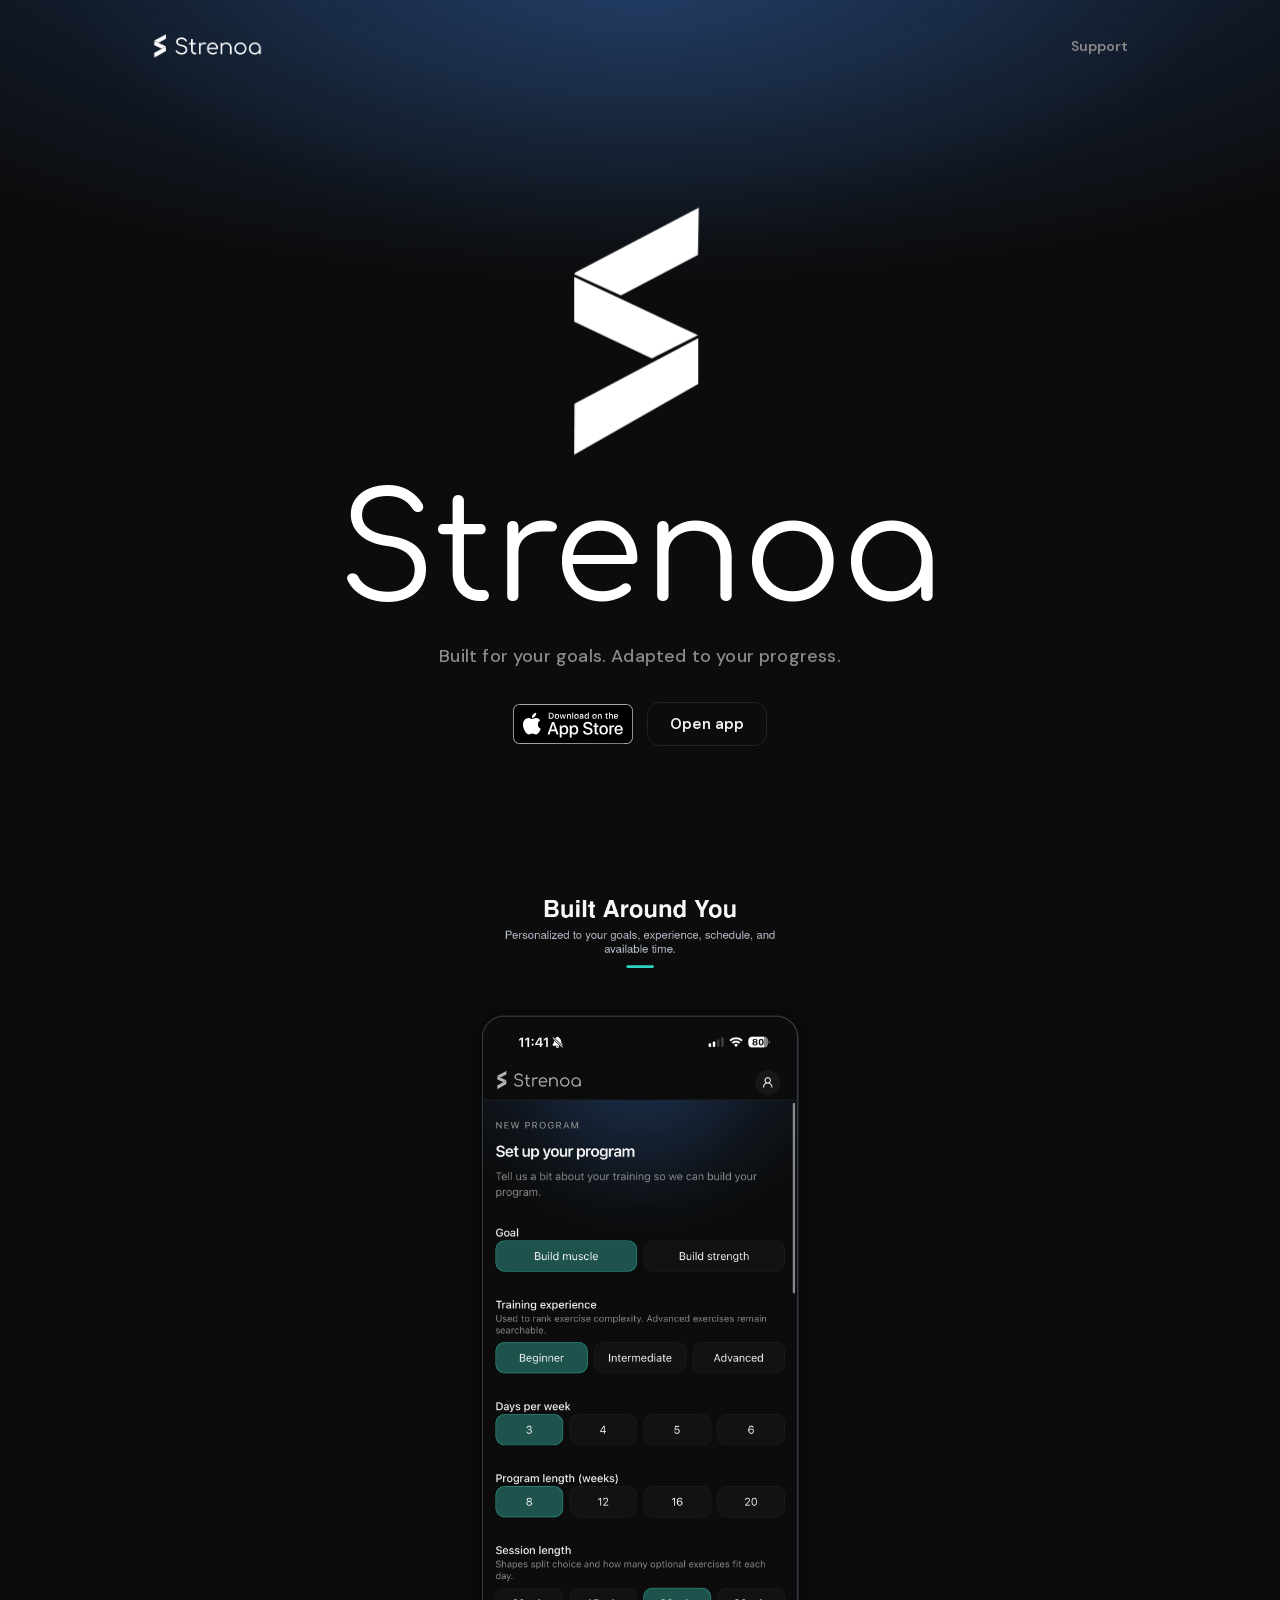
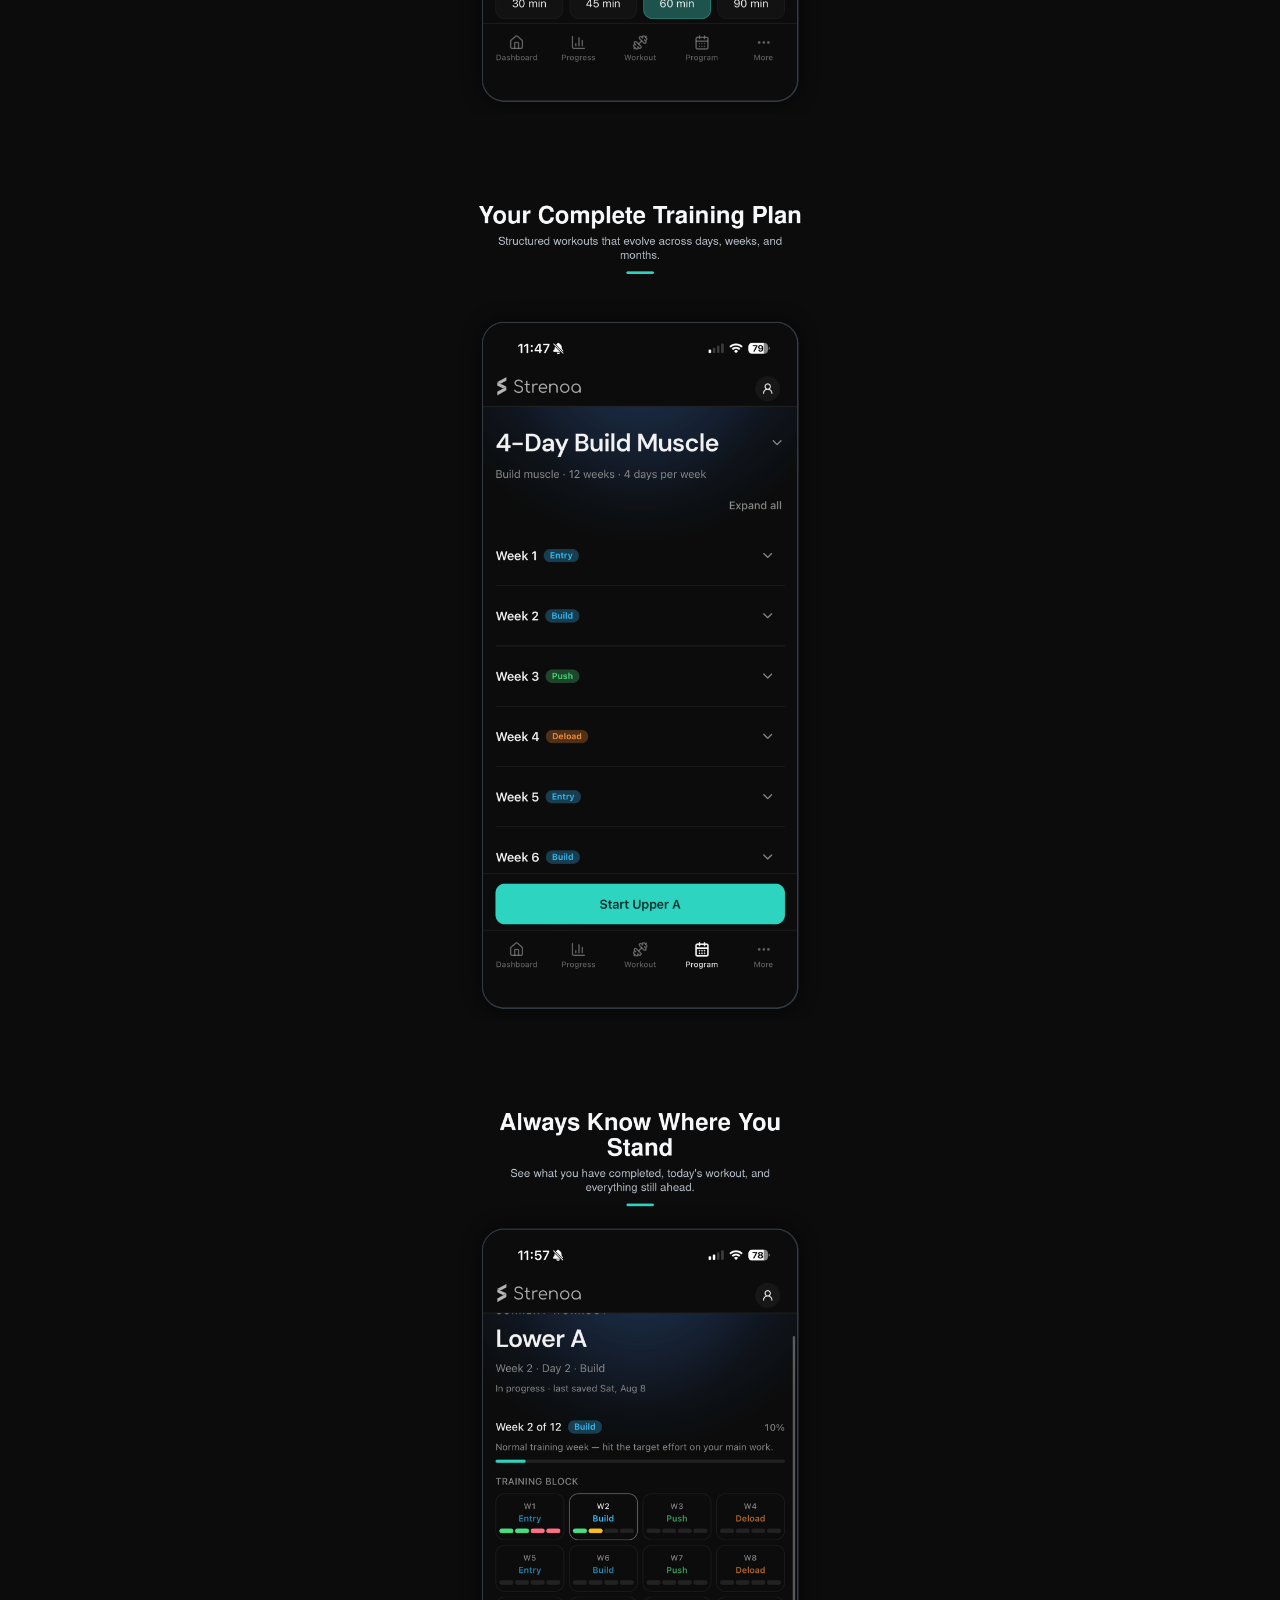
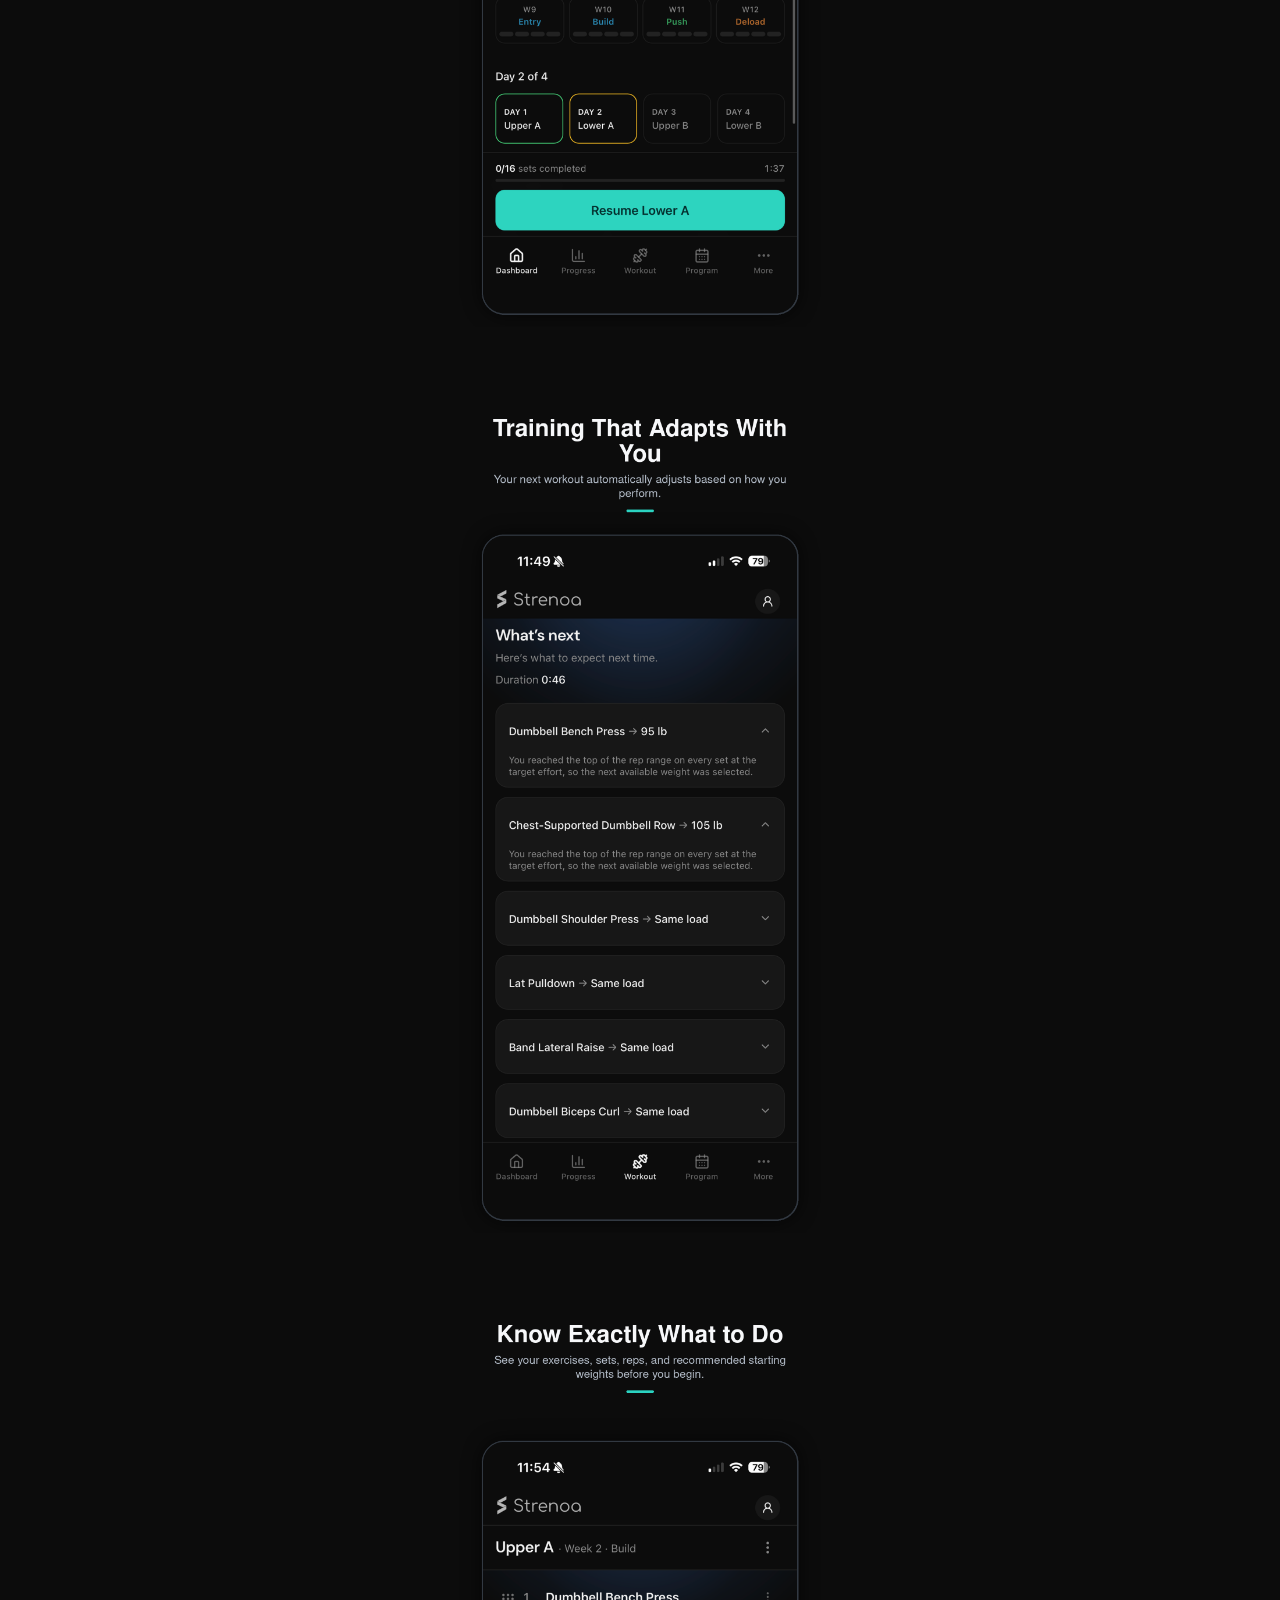
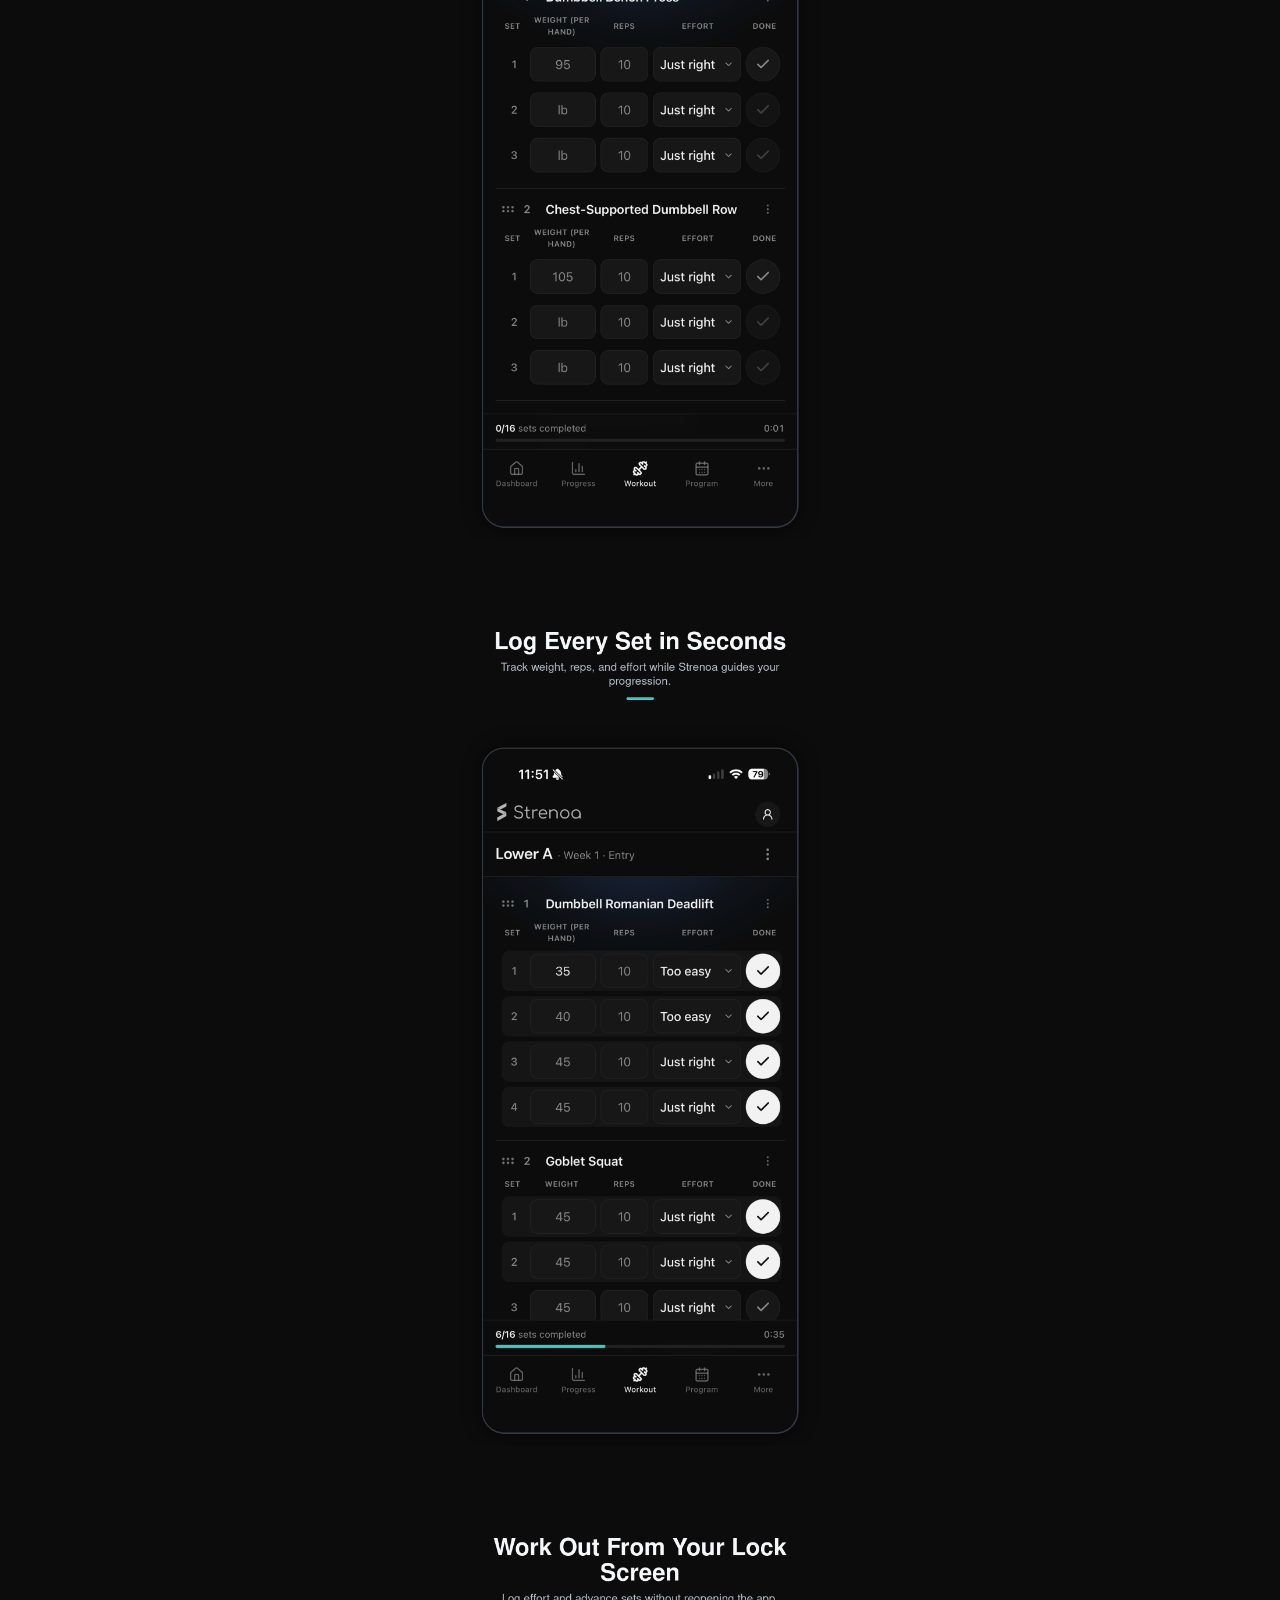
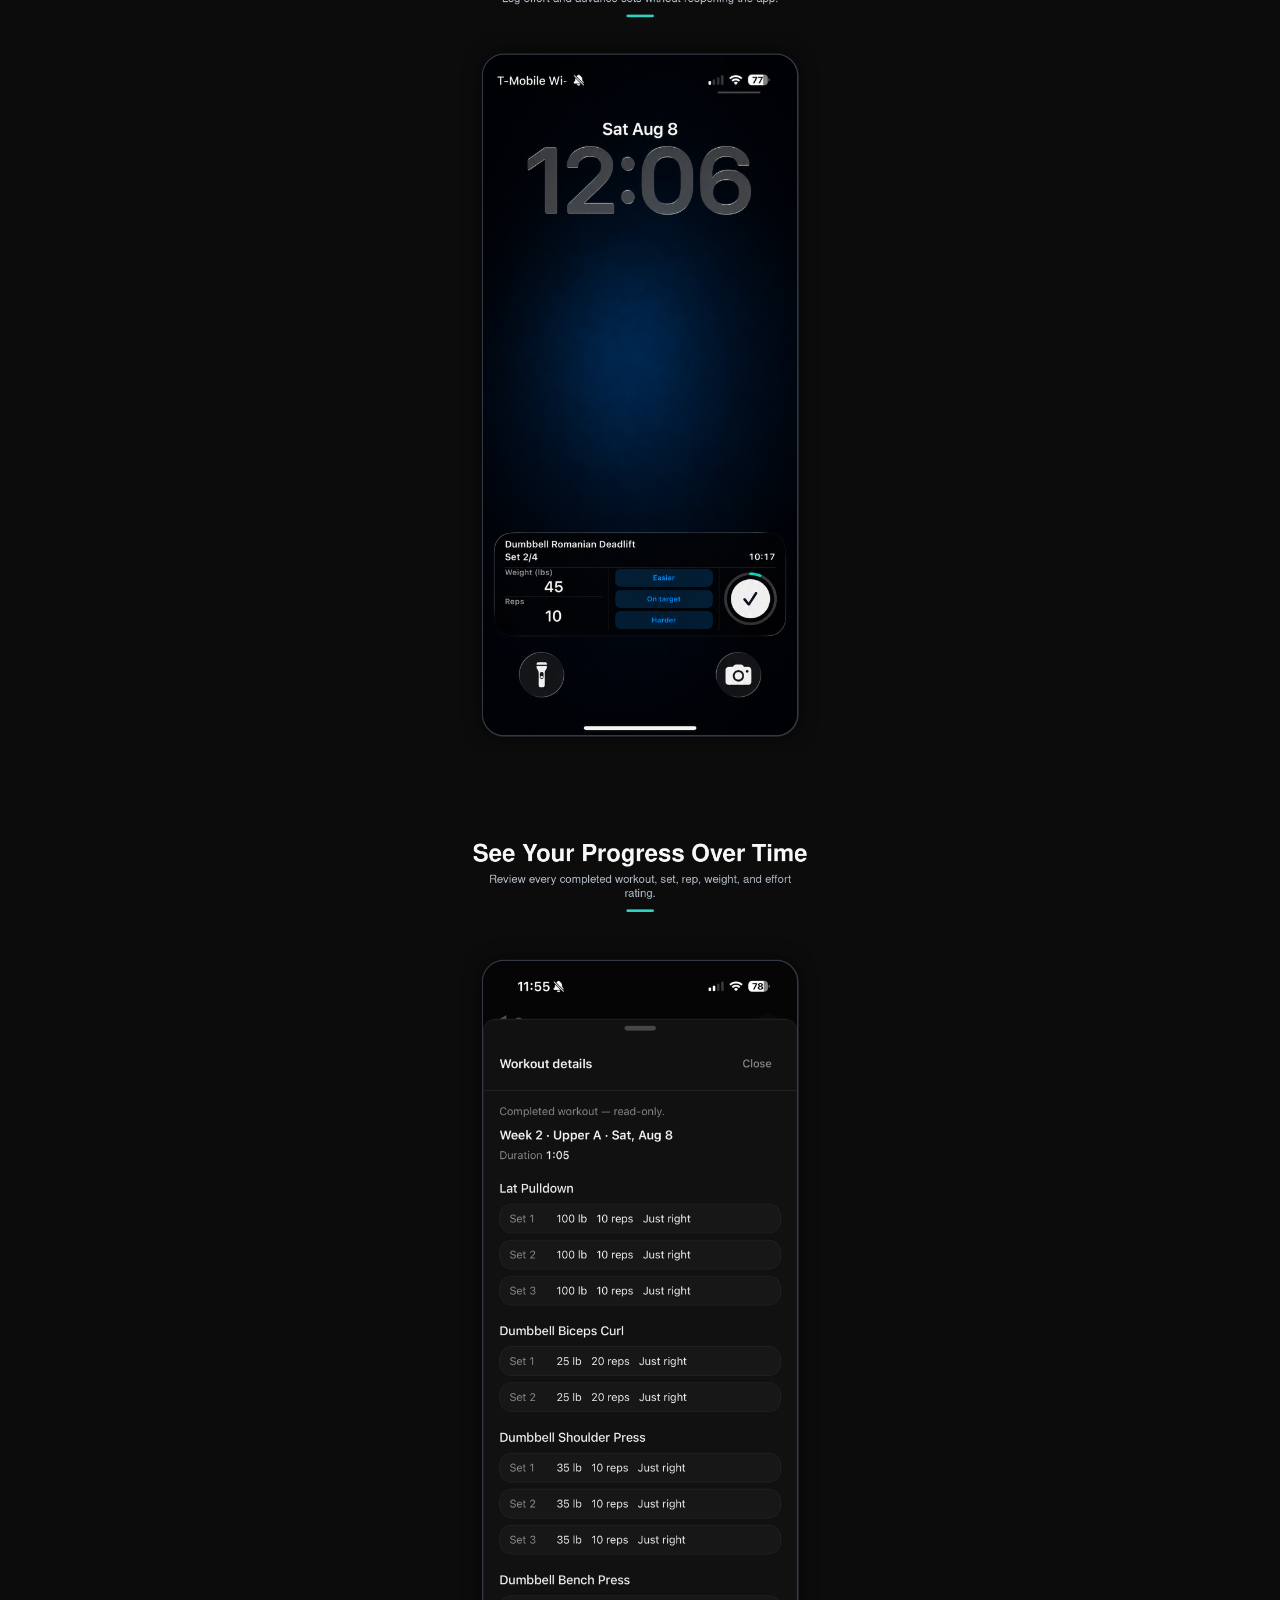
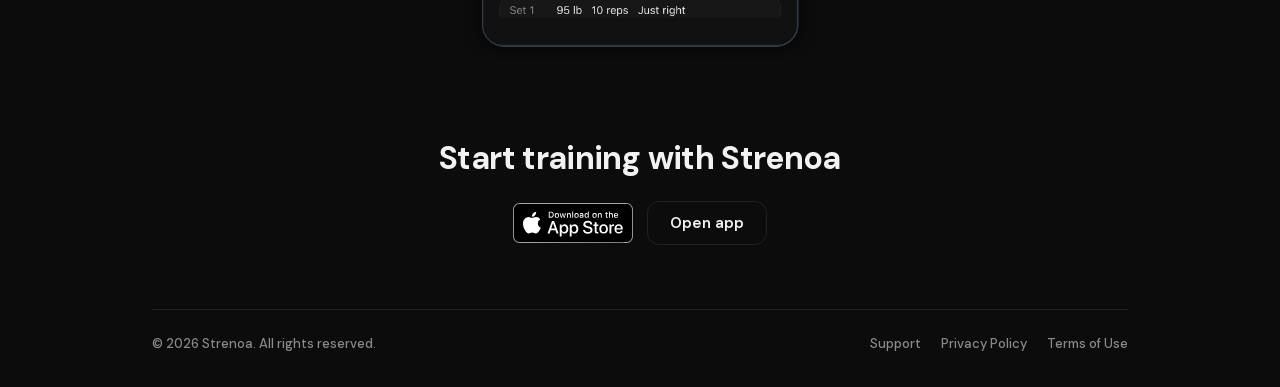
<file: index.html>
<!DOCTYPE html>
<html lang="en">
  <head>
    <meta charset="utf-8" />
    <meta name="viewport" content="width=device-width, initial-scale=1, viewport-fit=cover" />
    <title>Strenoa — Built for your goals. Adapted to your progress.</title>
    <meta
      name="description"
      content="Strenoa — Built for your goals. Adapted to your progress. Personalized training that adapts as you train."
    />
    <link rel="canonical" href="https://strenoa.com/" />

    <meta property="og:type" content="website" />
    <meta property="og:site_name" content="Strenoa" />
    <meta property="og:title" content="Strenoa — Built for your goals. Adapted to your progress." />
    <meta
      property="og:description"
      content="Strenoa — Built for your goals. Adapted to your progress. Personalized training that adapts as you train."
    />
    <meta property="og:url" content="https://strenoa.com/" />
    <meta property="og:image" content="https://strenoa.com/brand/png/primary/white/strenoa-primary-logo-white-h256.png" />
    <meta name="twitter:card" content="summary" />
    <meta name="theme-color" content="#0c0c0c" />

    <link rel="manifest" href="/brand/favicons/site.webmanifest" />
    <link rel="icon" href="/brand/favicons/favicon.ico" sizes="any" />
    <link rel="icon" href="/brand/favicons/favicon-16x16.png" type="image/png" sizes="16x16" />
    <link rel="icon" href="/brand/favicons/favicon-32x32.png" type="image/png" sizes="32x32" />
    <link rel="icon" href="/brand/favicons/favicon-48x48.png" type="image/png" sizes="48x48" />
    <link rel="apple-touch-icon" href="/brand/favicons/apple-touch-icon.png" />

    <link rel="preload" as="image" href="/brand/vector/strenoa-primary-logo-white.svg" type="image/svg+xml" />
    <link
      rel="preload"
      as="image"
      href="/brand/png/marketing/01-built-around-you-transparent.png"
    />
    <link rel="preload" as="font" href="/assets/fonts/dm-sans-latin.woff2" type="font/woff2" crossorigin />
    <link rel="stylesheet" href="/assets/css/styles.css" />
  </head>
  <body>
    <div class="glow" aria-hidden="true"></div>

    <div class="page">
      <header class="site-header">
        <a class="brand focus-ring" href="/" aria-label="Strenoa home">
          <img
            src="/brand/png/primary/white/strenoa-primary-logo-white-h256.png"
            alt="Strenoa"
            decoding="async"
          />
        </a>
        <a class="header-link focus-ring" href="https://app.strenoa.com/support">Support</a>
      </header>

      <main>
        <section class="hero">
          <div class="hero-top-spacer" aria-hidden="true"></div>
          <div class="hero-main">
            <object
              class="logo-mark"
              type="image/svg+xml"
              data="/brand/vector/strenoa-primary-logo-white.svg"
              aria-label="Strenoa"
              role="img"
            ></object>
            <p class="tagline">Built for your goals. Adapted to your progress.</p>
            <h1 class="sr-only">Strenoa</h1>
            <div class="cta-row">
              <a
                class="app-store-badge focus-ring"
                href="https://apps.apple.com/us/app/strenoa/id6795763207"
              >
                <img
                  src="/brand/badges/app-store-badge-black.svg"
                  alt="Download on the App Store"
                  width="120"
                  height="40"
                  decoding="async"
                />
              </a>
              <a class="btn btn-secondary focus-ring" href="https://app.strenoa.com">Open app</a>
            </div>
          </div>
          <div class="hero-cue-zone">
            <a class="explore-cue focus-ring" href="#features" id="explore-cue">
              Explore the app <span aria-hidden="true">↓</span>
            </a>
          </div>
        </section>

        <section class="features" id="features" aria-label="Product features">
          <figure class="feature reveal is-visible">
            <img
              src="/brand/png/marketing/01-built-around-you-transparent.png"
              width="1320"
              height="2868"
              alt="Built Around You — Personalized to your goals, experience, schedule, and available time."
              decoding="async"
            />
          </figure>
          <figure class="feature reveal">
            <img
              src="/brand/png/marketing/02-complete-training-plan-transparent.png"
              width="1320"
              height="2868"
              alt="Your Complete Training Plan — Structured workouts that evolve across days, weeks, and months."
              loading="lazy"
              decoding="async"
            />
          </figure>
          <figure class="feature reveal">
            <img
              src="/brand/png/marketing/03-always-know-where-you-stand-transparent.png"
              width="1320"
              height="2868"
              alt="Always Know Where You Stand — See what you have completed, today's workout, and everything still ahead."
              loading="lazy"
              decoding="async"
            />
          </figure>
          <figure class="feature reveal">
            <img
              src="/brand/png/marketing/04-training-that-adapts-transparent.png"
              width="1320"
              height="2868"
              alt="Training That Adapts With You — Your next workout automatically adjusts based on how you perform."
              loading="lazy"
              decoding="async"
            />
          </figure>
          <figure class="feature reveal">
            <img
              src="/brand/png/marketing/05-know-exactly-what-to-do-transparent.png"
              width="1320"
              height="2868"
              alt="Know Exactly What to Do — See your exercises, sets, reps, and recommended starting weights before you begin."
              loading="lazy"
              decoding="async"
            />
          </figure>
          <figure class="feature reveal">
            <img
              src="/brand/png/marketing/06-log-every-set-transparent.png"
              width="1320"
              height="2868"
              alt="Log Every Set in Seconds — Track weight, reps, and effort while Strenoa guides your progression."
              loading="lazy"
              decoding="async"
            />
          </figure>
          <figure class="feature reveal">
            <img
              src="/brand/png/marketing/07-work-out-from-your-lock-screen-transparent.png"
              width="1320"
              height="2868"
              alt="Work Out From Your Lock Screen — Log effort and advance sets without reopening the app."
              loading="lazy"
              decoding="async"
            />
          </figure>
          <figure class="feature reveal">
            <img
              src="/brand/png/marketing/08-see-your-progress-transparent.png"
              width="1320"
              height="2868"
              alt="See Your Progress Over Time — Review every completed workout, set, rep, weight, and effort rating."
              loading="lazy"
              decoding="async"
            />
          </figure>
        </section>

        <section class="closing-cta reveal">
          <h2>Start training with Strenoa</h2>
          <div class="cta-row">
            <a
              class="app-store-badge focus-ring"
              href="https://apps.apple.com/us/app/strenoa/id6795763207"
            >
              <img
                src="/brand/badges/app-store-badge-black.svg"
                alt="Download on the App Store"
                width="120"
                height="40"
                decoding="async"
              />
            </a>
            <a class="btn btn-secondary focus-ring" href="https://app.strenoa.com">Open app</a>
          </div>
        </section>
      </main>

      <footer class="site-footer">
        <span>&copy; <span id="year">2026</span> Strenoa. All rights reserved.</span>
        <nav class="footer-links" aria-label="Legal and support">
          <a class="focus-ring" href="https://app.strenoa.com/support">Support</a>
          <a class="focus-ring" href="https://app.strenoa.com/privacy">Privacy Policy</a>
          <a class="focus-ring" href="https://app.strenoa.com/terms">Terms of Use</a>
        </nav>
      </footer>
    </div>

    <script>
      document.getElementById("year").textContent = new Date().getFullYear();

      (function () {
        var reduceMotion = window.matchMedia("(prefers-reduced-motion: reduce)").matches;
        var nodes = document.querySelectorAll(".reveal:not(.is-visible)");

        if (reduceMotion || !("IntersectionObserver" in window)) {
          document.querySelectorAll(".reveal").forEach(function (node) {
            node.classList.add("is-visible");
          });
        } else if (nodes.length) {
          var observer = new IntersectionObserver(
            function (entries) {
              entries.forEach(function (entry) {
                if (!entry.isIntersecting) return;
                entry.target.classList.add("is-visible");
                observer.unobserve(entry.target);
              });
            },
            { rootMargin: "0px 0px -8% 0px", threshold: 0.12 }
          );

          nodes.forEach(function (node) {
            observer.observe(node);
          });
        }

        var cue = document.getElementById("explore-cue");
        var features = document.getElementById("features");
        if (!cue || !features) return;

        if (!("IntersectionObserver" in window)) {
          cue.classList.add("is-hidden");
          return;
        }

        var cueObserver = new IntersectionObserver(
          function (entries) {
            entries.forEach(function (entry) {
              if (entry.isIntersecting) {
                cue.classList.add("is-hidden");
              }
            });
          },
          { rootMargin: "0px 0px -55% 0px", threshold: 0 }
        );

        cueObserver.observe(features);
      })();
    </script>
  </body>
</html>
</file>
<file: assets/css/styles.css>
/* Strenoa marketing site — shared design tokens mirror app.strenoa.com */

/* DM Sans — self-hosted (basic latin + latin-ext), weights used by the brand */
@font-face {
  font-family: "DM Sans";
  font-style: normal;
  font-weight: 500;
  font-display: swap;
  src: url("/assets/fonts/dm-sans-latin-ext.woff2") format("woff2");
  unicode-range: U+0100-02BA, U+02BD-02C5, U+02C7-02CC, U+02CE-02D7, U+02DD-02FF, U+0304, U+0308, U+0329, U+1D00-1DBF, U+1E00-1E9F, U+1EF2-1EFF, U+2020, U+20A0-20AB, U+20AD-20C0, U+2113, U+2C60-2C7F, U+A720-A7FF;
}
@font-face {
  font-family: "DM Sans";
  font-style: normal;
  font-weight: 500;
  font-display: swap;
  src: url("/assets/fonts/dm-sans-latin.woff2") format("woff2");
  unicode-range: U+0000-00FF, U+0131, U+0152-0153, U+02BB-02BC, U+02C6, U+02DA, U+02DC, U+0304, U+0308, U+0329, U+2000-206F, U+20AC, U+2122, U+2191, U+2193, U+2212, U+2215, U+FEFF, U+FFFD;
}
@font-face {
  font-family: "DM Sans";
  font-style: normal;
  font-weight: 600;
  font-display: swap;
  src: url("/assets/fonts/dm-sans-latin-ext.woff2") format("woff2");
  unicode-range: U+0100-02BA, U+02BD-02C5, U+02C7-02CC, U+02CE-02D7, U+02DD-02FF, U+0304, U+0308, U+0329, U+1D00-1DBF, U+1E00-1E9F, U+1EF2-1EFF, U+2020, U+20A0-20AB, U+20AD-20C0, U+2113, U+2C60-2C7F, U+A720-A7FF;
}
@font-face {
  font-family: "DM Sans";
  font-style: normal;
  font-weight: 600;
  font-display: swap;
  src: url("/assets/fonts/dm-sans-latin.woff2") format("woff2");
  unicode-range: U+0000-00FF, U+0131, U+0152-0153, U+02BB-02BC, U+02C6, U+02DA, U+02DC, U+0304, U+0308, U+0329, U+2000-206F, U+20AC, U+2122, U+2191, U+2193, U+2212, U+2215, U+FEFF, U+FFFD;
}
@font-face {
  font-family: "DM Sans";
  font-style: normal;
  font-weight: 700;
  font-display: swap;
  src: url("/assets/fonts/dm-sans-latin-ext.woff2") format("woff2");
  unicode-range: U+0100-02BA, U+02BD-02C5, U+02C7-02CC, U+02CE-02D7, U+02DD-02FF, U+0304, U+0308, U+0329, U+1D00-1DBF, U+1E00-1E9F, U+1EF2-1EFF, U+2020, U+20A0-20AB, U+20AD-20C0, U+2113, U+2C60-2C7F, U+A720-A7FF;
}
@font-face {
  font-family: "DM Sans";
  font-style: normal;
  font-weight: 700;
  font-display: swap;
  src: url("/assets/fonts/dm-sans-latin.woff2") format("woff2");
  unicode-range: U+0000-00FF, U+0131, U+0152-0153, U+02BB-02BC, U+02C6, U+02DA, U+02DC, U+0304, U+0308, U+0329, U+2000-206F, U+20AC, U+2122, U+2191, U+2193, U+2212, U+2215, U+FEFF, U+FFFD;
}

:root {
  --color-marketing-bg: #0c0c0c;
  --color-text-primary: #f2f2f2;
  --color-text-muted: #8a8a8a;
  --color-border-subtle: #222;
  --color-accent-action: #2dd4bf;
  --color-accent-action-fg: #042f2e;
  --color-accent-primary: #e5e5e5;
  --color-accent-primary-hover: #fff;

  --font-sans: "DM Sans", "DM Sans Fallback", system-ui, -apple-system, "Segoe UI", Roboto, Helvetica, Arial, sans-serif;
}

*,
*::before,
*::after {
  box-sizing: border-box;
}

html {
  -webkit-text-size-adjust: 100%;
  scroll-behavior: smooth;
}

@media (prefers-reduced-motion: reduce) {
  html {
    scroll-behavior: auto;
  }
}

body {
  margin: 0;
  min-height: 100vh;
  min-height: 100svh;
  background-color: var(--color-marketing-bg);
  color: var(--color-text-primary);
  font-family: var(--font-sans);
  font-weight: 500;
  line-height: 1.6;
  -webkit-font-smoothing: antialiased;
  -moz-osx-font-smoothing: grayscale;
}

/* Blue glow at the top, identical to the app's marketing shell */
.glow {
  pointer-events: none;
  position: fixed;
  inset: 0;
  background:
    radial-gradient(ellipse 120% 70% at 50% -15%, rgba(59, 130, 246, 0.35), transparent 68%),
    radial-gradient(ellipse 80% 50% at 50% 0%, rgba(96, 165, 250, 0.16), transparent 55%);
  z-index: 0;
}

.page {
  position: relative;
  z-index: 1;
  display: flex;
  flex-direction: column;
  min-height: 100vh;
  min-height: 100svh;
  max-width: 64rem;
  margin: 0 auto;
  padding: 2rem 1.5rem;
}

@media (max-width: 640px) {
  .page {
    padding: 1.5rem 1rem;
  }
}

/* Header */
.site-header {
  display: flex;
  align-items: center;
  justify-content: space-between;
  gap: 1rem;
}

.brand {
  display: inline-flex;
  align-items: center;
}

.brand img {
  display: block;
  height: 1.75rem;
  width: auto;
  object-fit: contain;
  object-position: left;
}

.header-link {
  color: var(--color-text-muted);
  text-decoration: none;
  font-size: 0.875rem;
  font-weight: 600;
  transition: color 0.15s ease;
}

.header-link:hover {
  color: var(--color-text-primary);
}

/* Hero — equal spacers pin brand in the middle; cue centers in the lower gap */
.hero {
  display: flex;
  flex-direction: column;
  align-items: stretch;
  text-align: center;
  min-height: calc(100svh - 6rem);
  padding: 0;
}

.hero-top-spacer,
.hero-cue-zone {
  flex: 1 1 0;
  min-height: 0;
}

.hero-main {
  flex: 0 0 auto;
  display: flex;
  flex-direction: column;
  align-items: center;
}

.hero-cue-zone {
  display: flex;
  align-items: center;
  justify-content: center;
  padding-bottom: 0.5rem;
}

.hero .logo-mark {
  display: block;
  height: clamp(19rem, 51vw, 34rem);
  aspect-ratio: 859 / 740;
  width: auto;
  max-width: min(100%, 41rem);
  margin-bottom: 0;
  border: none;
  pointer-events: none;
}

@media (max-width: 640px) {
  .hero .logo-mark {
    height: clamp(15rem, 58vw, 22rem);
    max-width: min(100%, 31rem);
  }
}

.hero h1 {
  margin: 0;
  font-size: clamp(2.25rem, 6vw, 3.75rem);
  font-weight: 700;
  letter-spacing: -0.02em;
  line-height: 1.1;
}

.hero .tagline {
  margin: calc(-1 * clamp(2.5rem, 7vw, 4.5rem)) auto 0;
  max-width: 28rem;
  color: var(--color-text-muted);
  font-size: clamp(1rem, 2.5vw, 1.125rem);
  line-height: 1.5;
  letter-spacing: 0.01em;
}

.hero .subtitle {
  margin: 1.25rem auto 0;
  max-width: 34rem;
  color: var(--color-text-muted);
  font-size: clamp(1rem, 2.5vw, 1.125rem);
}

.cta-row {
  margin-top: 2rem;
  display: flex;
  flex-wrap: wrap;
  gap: 0.875rem;
  justify-content: center;
  align-items: center;
}

.app-store-badge {
  display: inline-flex;
  align-items: center;
  line-height: 0;
  border-radius: 0.5rem;
  text-decoration: none;
}

.app-store-badge img {
  display: block;
  height: 2.5rem;
  width: auto;
}

.explore-cue {
  margin: 0;
  display: inline-flex;
  align-items: center;
  gap: 0.4rem;
  color: var(--color-text-primary);
  font-size: 1.125rem;
  font-weight: 600;
  text-decoration: none;
  transition: color 0.15s ease, opacity 0.35s ease, transform 0.35s ease;
  animation: explore-pulse 2.4s ease-in-out infinite;
}

.explore-cue:hover {
  color: #fff;
}

.explore-cue.is-hidden {
  opacity: 0;
  transform: translateY(0.35rem);
  pointer-events: none;
  animation: none;
}

@keyframes explore-pulse {
  0%,
  100% {
    opacity: 0.45;
    transform: scale(1);
    color: var(--color-text-muted);
  }
  50% {
    opacity: 1;
    transform: scale(1.08);
    color: #fff;
  }
}

@media (prefers-reduced-motion: reduce) {
  .explore-cue {
    animation: none;
    opacity: 1;
    color: var(--color-text-primary);
  }
}

.btn {
  display: inline-flex;
  align-items: center;
  gap: 0.5rem;
  min-height: 2.75rem;
  padding: 0 1.375rem;
  border-radius: 0.75rem;
  font-size: 0.9375rem;
  font-weight: 600;
  text-decoration: none;
  border: 1px solid transparent;
  transition: background-color 0.15s ease, border-color 0.15s ease, color 0.15s ease, transform 0.15s ease;
}

.btn:active {
  transform: translateY(1px);
}

.btn-primary {
  background-color: var(--color-accent-primary);
  color: #0a0a0a;
}

.btn-primary:hover {
  background-color: var(--color-accent-primary-hover);
}

.btn-secondary {
  background-color: transparent;
  color: var(--color-text-primary);
  border-color: var(--color-border-subtle);
}

.btn-secondary:hover {
  border-color: #3a3a3a;
  background-color: rgba(255, 255, 255, 0.03);
}

/* Feature stack */
.features {
  display: flex;
  flex-direction: column;
  align-items: center;
  gap: clamp(3rem, 8vw, 4.5rem);
  padding: 1rem 0 2rem;
  scroll-margin-top: 1.5rem;
}

.feature {
  margin: 0;
  width: 100%;
  max-width: 24rem;
}

.feature img {
  display: block;
  width: 100%;
  height: auto;
}

/* Closing CTA */
.closing-cta {
  text-align: center;
  padding: 3rem 0 4rem;
}

.closing-cta h2 {
  margin: 0;
  font-size: clamp(1.5rem, 4vw, 2rem);
  font-weight: 700;
  letter-spacing: -0.02em;
  line-height: 1.2;
}

.closing-cta .cta-row {
  margin-top: 1.5rem;
}

/* Scroll reveal */
.reveal {
  opacity: 0;
  transform: translateY(1.25rem);
  transition: opacity 0.7s ease, transform 0.7s ease;
}

.reveal.is-visible {
  opacity: 1;
  transform: translateY(0);
}

@media (prefers-reduced-motion: reduce) {
  .reveal {
    opacity: 1;
    transform: none;
    transition: none;
  }
}

/* Footer */
.site-footer {
  border-top: 1px solid var(--color-border-subtle);
  padding-top: 1.5rem;
  display: flex;
  flex-direction: column;
  align-items: center;
  justify-content: center;
  gap: 0.75rem;
  text-align: center;
  color: var(--color-text-muted);
  font-size: 0.8125rem;
}

.footer-links {
  display: flex;
  flex-wrap: wrap;
  justify-content: center;
  gap: 0.75rem 1.25rem;
}

@media (min-width: 641px) {
  .site-footer {
    flex-direction: row;
    flex-wrap: wrap;
    align-items: center;
    justify-content: space-between;
    gap: 1rem;
    text-align: left;
  }

  .footer-links {
    justify-content: flex-end;
  }
}

.footer-links a {
  color: var(--color-text-muted);
  text-decoration: none;
  transition: color 0.15s ease;
}

.footer-links a:hover {
  color: var(--color-text-primary);
  text-decoration: underline;
}

.sr-only {
  position: absolute;
  width: 1px;
  height: 1px;
  padding: 0;
  margin: -1px;
  overflow: hidden;
  clip: rect(0, 0, 0, 0);
  white-space: nowrap;
  border: 0;
}

.focus-ring:focus-visible {
  outline: 2px solid var(--color-accent-action);
  outline-offset: 2px;
  border-radius: 0.5rem;
}
</file>
